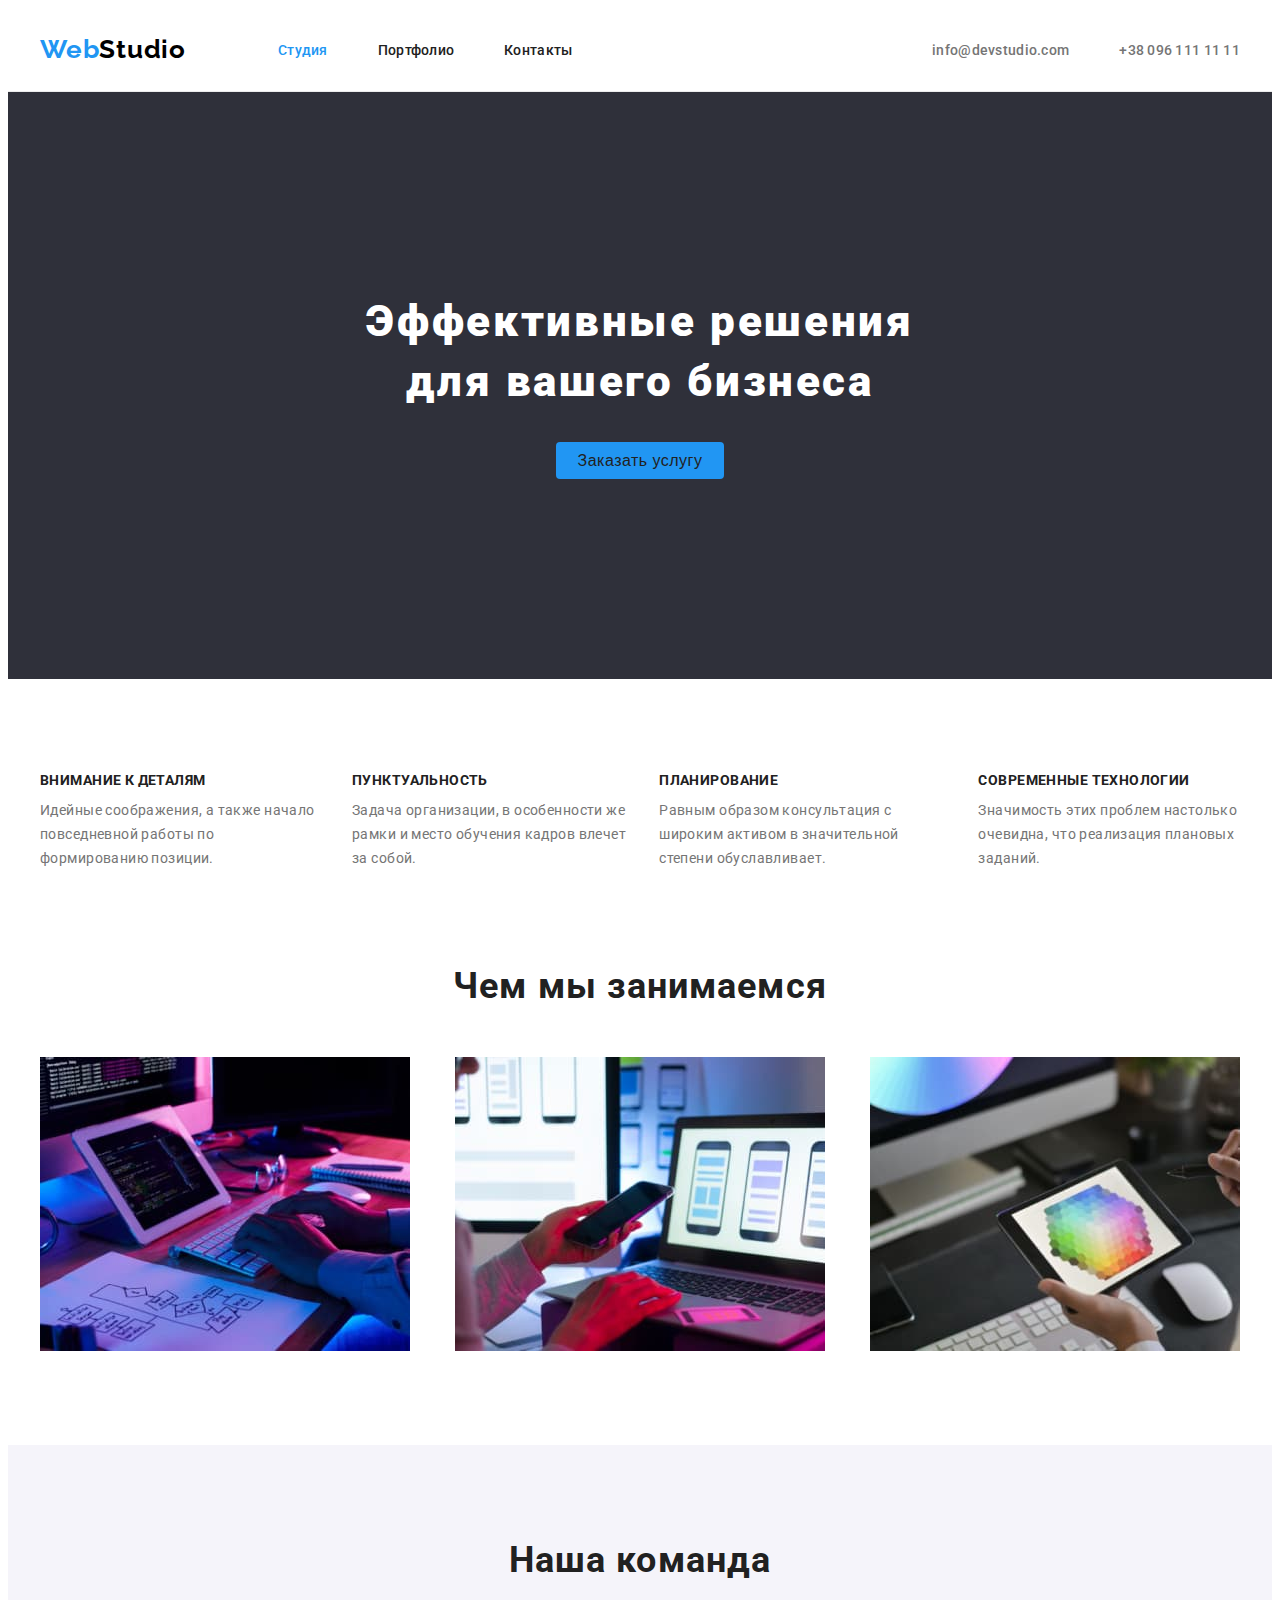
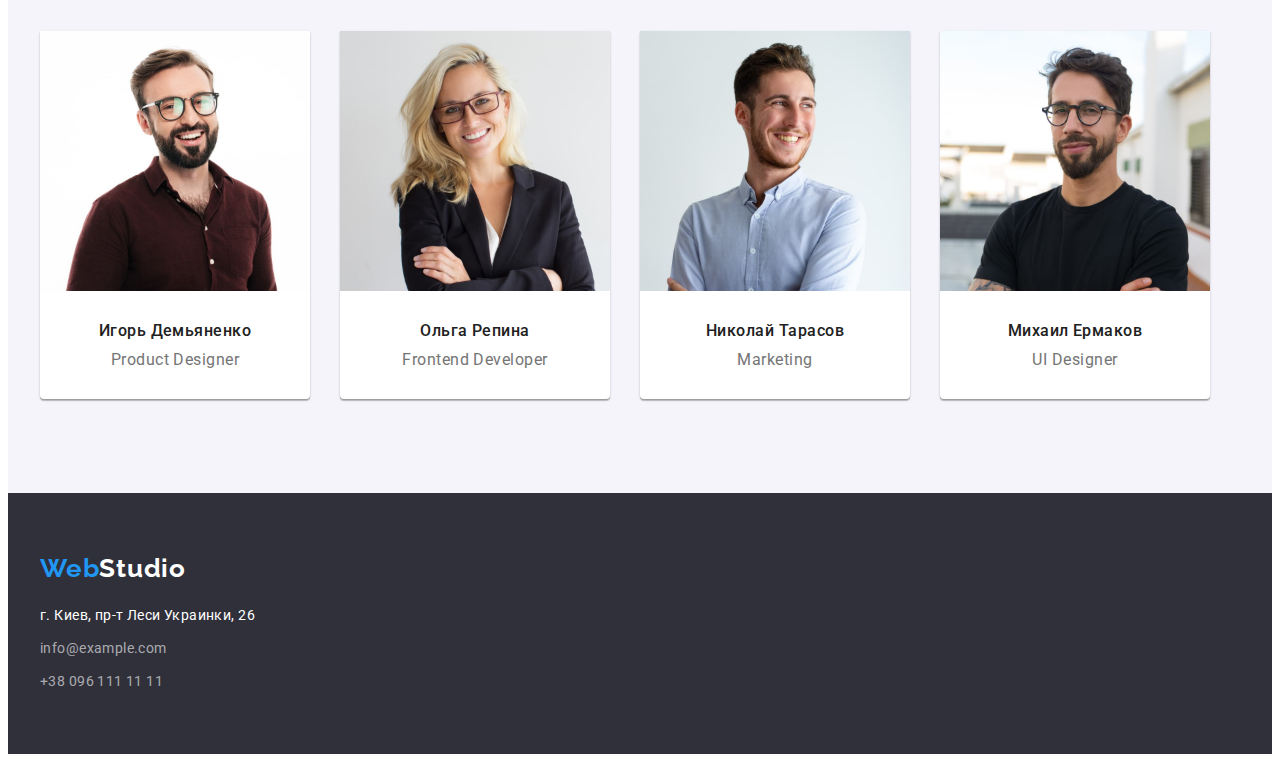
<file: index.html>
<!DOCTYPE html>
<html lang="en">
<head>
    <meta charset="UTF-8">
    <meta http-equiv="X-UA-Compatible" content="IE=edge">
    <meta name="viewport" content="width=device-width, initial-scale=1.0">
    <title>WebStudio</title>
    <link rel="preconnect" href="https://fonts.googleapis.com">
    <link rel="preconnect" href="https://fonts.gstatic.com" crossorigin>
    <link href="https://fonts.googleapis.com/css2?family=Raleway:wght@700&family=Roboto:wght@400;500;700;900&display=swap"
        rel="stylesheet">
    <link rel="stylesheet" href="https://cdnjs.cloudflare.com/ajax/libs/modern-normalize/1.1.0/modern-normalize.min.css"
        integrity="sha512-wpPYUAdjBVSE4KJnH1VR1HeZfpl1ub8YT/NKx4PuQ5NmX2tKuGu6U/JRp5y+Y8XG2tV+wKQpNHVUX03MfMFn9Q=="
        crossorigin="anonymous" referrerpolicy="no-referrer" />
    <link rel="stylesheet" href="./css/styles.css">
</head>
<body>
    <header class="header">
        <div class="conteiner box">
            <nav class="nav-header">
                    <a href="./index.html" class="logo">Web<span class="logo-header">Studio</span></a>
                    <ul class="nav-link">
                        <li class="item"><a href="./index.html" class="header-link current">Студия</a></li>
                        <li class="item"><a href="./portfolio.html" class="header-link">Портфолио</a></li>
                        <li class="item"><a href="" class="header-link">Контакты</a></li>
                    </ul>
            </nav>
             <ul class="contact-nav">
                <li class="item"><a href="mailto:info@devstudio.com" class="contact-nav-link">info@devstudio.com</a></li>
                <li class="item"><a href="tel:+380961111111" class="contact-nav-link">+38 096 111 11 11</a></li>
            </ul>
        </div>  
    </header>
    
    <main>
        <!--Hero-->
        <section class="hero">
            <div class="conteiner">
                    <h1 class="hero-title">Эффективные решения <br /> для вашего бизнеса</h1>
                    <button type="button" class="button blue">Заказать услугу</button>
            </div>
        </section>

        <!--Features-->
        <section class="section">
            <div class="conteiner">
                <h2 class="visually-hidden">Особенности</h2>
                <ul class="features-list">
                    <li class="features-item">
                        <h3 class="features-title">Внимание к деталям</h3>
                        <p class="features-text">Идейные соображения, а также начало повседневной работы по формированию позиции.</p>
                    </li>
                    <li class="features-item">
                        <h3 class="features-title">Пунктуальность</h3>
                        <p class="features-text">Задача организации, в особенности же рамки и место обучения кадров влечет за собой.</p>
                    </li>
                    <li class="features-item">
                        <h3 class="features-title">Планирование</h3>
                        <p class="features-text">Равным образом консультация с широким активом в значительной степени обуславливает.</p>
                    </li>
                    <li class="features-item">
                        <h3 class="features-title">Современные технологии</h3>
                        <p class="features-text">Значимость этих проблем настолько очевидна, что реализация плановых заданий.</p>
                    </li>
                </ul>   
            </div>
        </section>

        <!--What we doing-->
        <section class="section activity">
            <div class="conteiner">
                    <h2 class="activity-title">Чем мы занимаемся</h2>
                    <ul class="activity-list">
                        <li class="activity-item">
                            <img src="./images/box_1.jpg" alt="Разработка алгоритма" width="370">
                        </li>
                        <li class="activity-item">
                            <img src="./images//box_2.jpg" alt="Разработка дизайна" width="370">
                        </li>
                        <li class="activity-item">
                            <img src="./images//box_3.jpg" alt="Реализация дизайна" width="370">
                        </li>
                    </ul>
            </div>
        </section>

        <!--Our team-->
        <section class=" section team">
            <div class="conteiner">
                <h2 class="team-title">Наша команда</h2>
                <ul class="team-list">
                    <li class="team-item">
                        <img src="./images/team_card_1.jpg" alt="Игорь Демьяненко" width="270">
                        <div class="card">
                            <h3 class="team-item-title">Игорь Демьяненко</h3>
                            <p class="team-item-text">Product Designer</p>
                        </div>
                    </li>
                    <li class="team-item">
                        <img src="./images/team_card_2.jpg" alt="Ольга Репина" width="270">
                        <div class="card">
                            <h3 class="team-item-title">Ольга Репина</h3>
                            <p class="team-item-text">Frontend Developer</p>
                    </div>
                    </li>
                    <li class="team-item">
                        <img src="./images/team_card_3.jpg" alt="Николай Тарасов" width="270">
                        <div class="card">
                            <h3 class="team-item-title">Николай Тарасов</h3>
                            <p class="team-item-text">Marketing</p>
                        </div>
                    </li>
                    <li class="team-item">
                        <img src="./images/team_card_4.jpg" alt="Михаил Ермаков" width="270">
                        <div class="card">
                            <h3 class="team-item-title">Михаил Ермаков</h3>
                            <p class="team-item-text">UI Designer</p>
                        </div>
                    </li>
                </ul>
            </div>
        </section>
    </main>

    <footer class="adress">
        <!--Adress-->
        <div class="conteiner">
            <a href="./index.html" class="logo link">Web<span class="logo-footer">Studio</span></a>
            <address class="adress-block">
                <ul class="adress-list">
                    <li class="item"><a href="https://goo.gl/maps/u7s4JfAXsdi9T45p8" class="adress-map" target="_blank" rel="noopener, noindex, nofollow">г. Киев, пр-т Леси Украинки, 26</a></li>
                    <li class="item"><a href="mailto:info@example.com" class="adress-link">info@example.com </a></li>
                    <li class="item"><a href="tel:+380961111111" class="adress-link">+38 096 111 11 11</a></li>
                </ul>
            </address>
        </div>
    </footer>

</body>
</html>
</file>
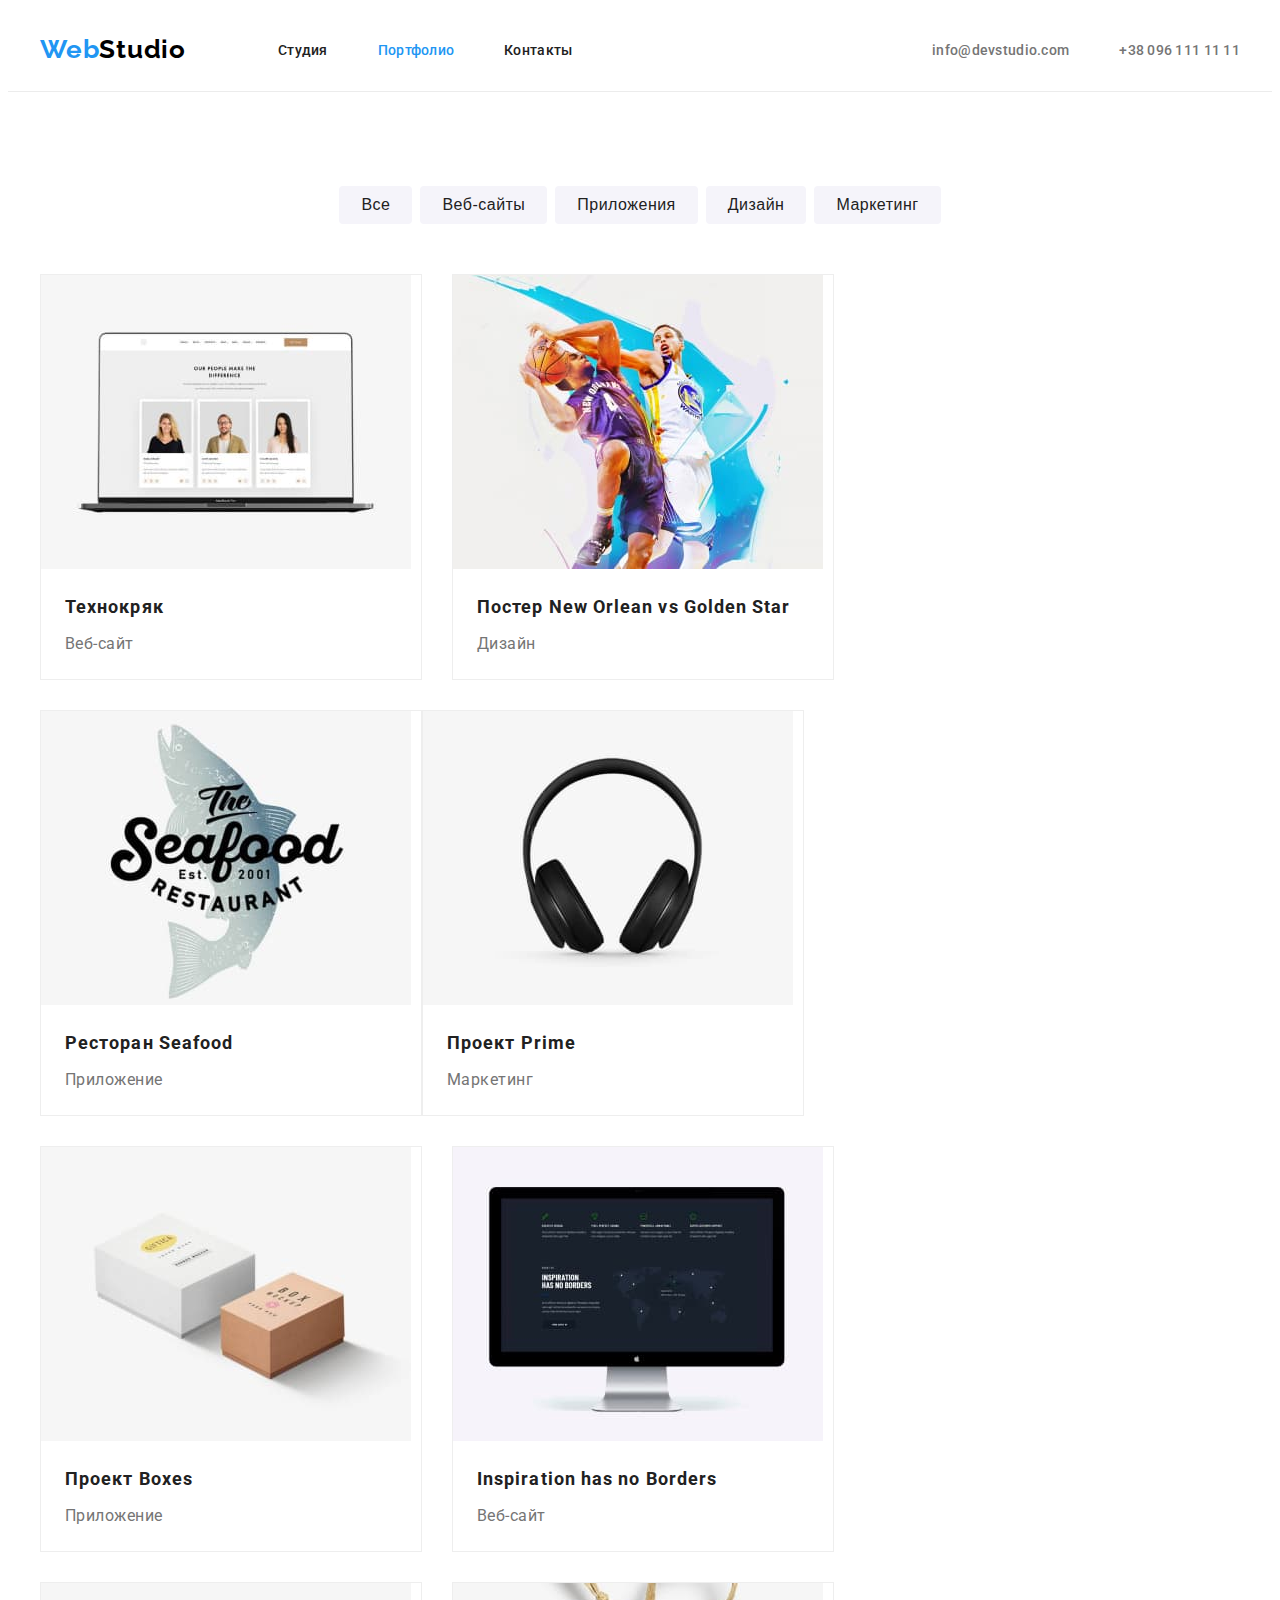
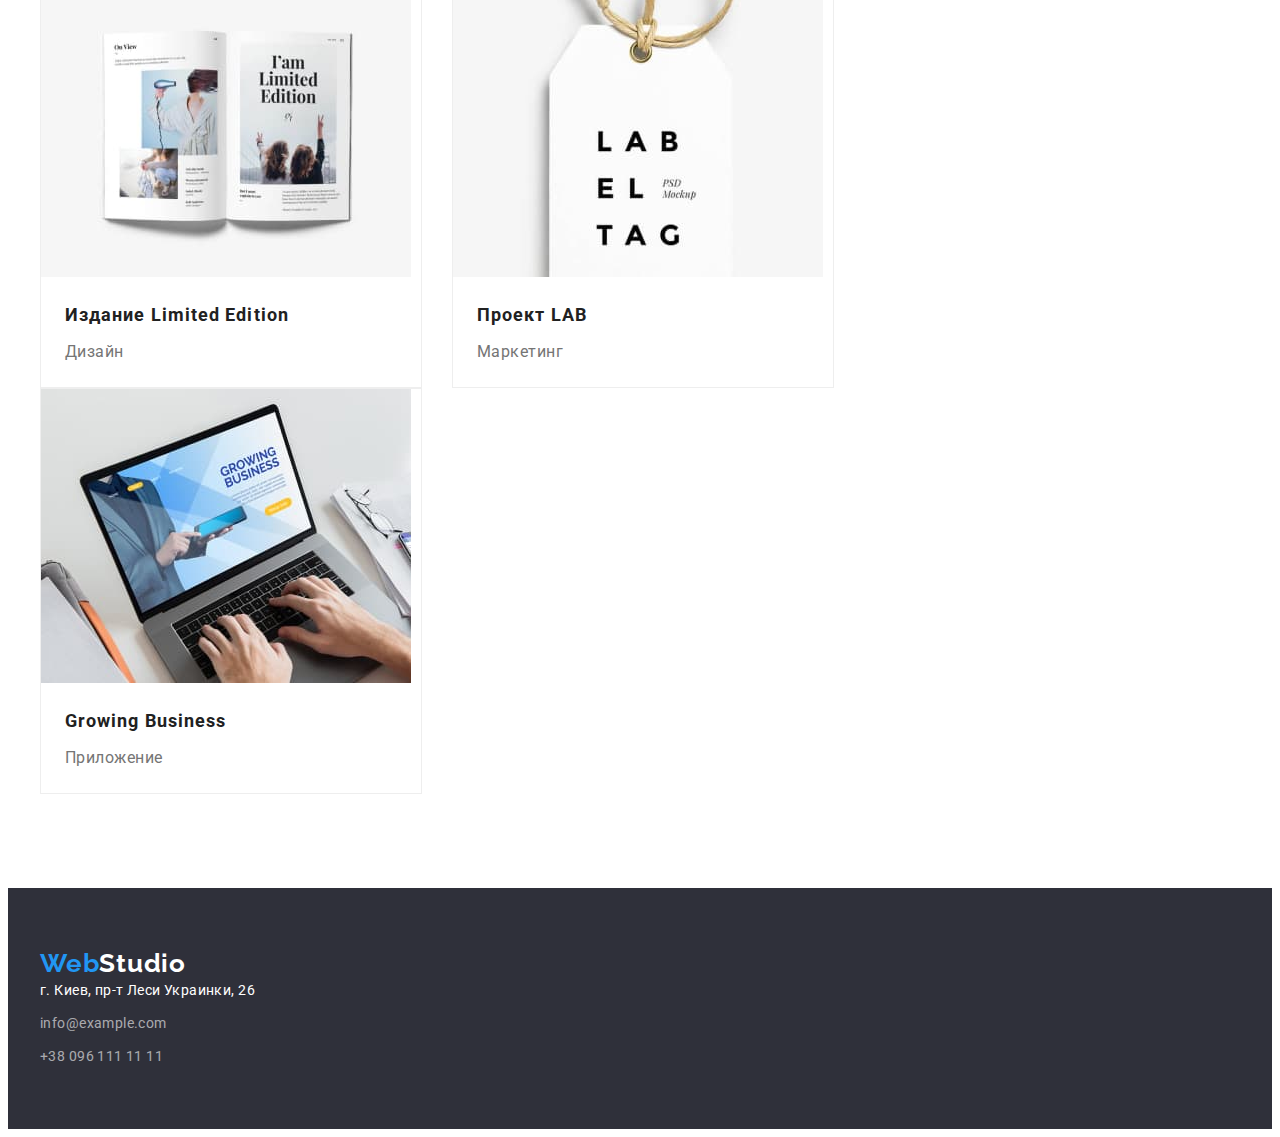
<file: portfolio.html>
<!DOCTYPE html>
<html lang="en">
<head>
    <meta charset="UTF-8">
    <meta http-equiv="X-UA-Compatible" content="IE=edge">
    <meta name="viewport" content="width=device-width, initial-scale=1.0">
    <title>Portfolio</title>
    <link rel="preconnect" href="https://fonts.googleapis.com">
    <link rel="preconnect" href="https://fonts.gstatic.com" crossorigin>
    <link href="https://fonts.googleapis.com/css2?family=Raleway:wght@700&family=Roboto:wght@400;500;700;900&display=swap"
        rel="stylesheet">
    <link rel="stylesheet" href="https://cdnjs.cloudflare.com/ajax/libs/modern-normalize/1.1.0/modern-normalize.min.css"
        integrity="sha512-wpPYUAdjBVSE4KJnH1VR1HeZfpl1ub8YT/NKx4PuQ5NmX2tKuGu6U/JRp5y+Y8XG2tV+wKQpNHVUX03MfMFn9Q=="
        crossorigin="anonymous" referrerpolicy="no-referrer" />    
    <link rel="stylesheet" href="./css/styles.css">
</head>
<body>
    <header class="header">
        <div class="conteiner box">
            <nav class="nav-header">
                <a href="./index.html" class="logo">Web<span class="logo-header">Studio</span></a>
                <ul class="nav-link">
                    <li class="item"><a href="./index.html" class="header-link">Студия</a></li>
                    <li class="item"><a href="./portfolio.html" class="header-link current">Портфолио</a></li>
                    <li class="item"><a href="" class="header-link">Контакты</a></li>
                </ul>
            </nav>
            <ul class="contact-nav">
                <li class="item"><a href="mailto:info@devstudio.com" class="contact-nav-link">info@devstudio.com</a></li>
                <li class="item"><a href="tel:+380961111111" class="contact-nav-link">+38 096 111 11 11</a></li>
            </ul>
        </div>
    </header>
    <main>
        <!--Filters-->
        <section class="section">
            <div class="conteiner">
                <h1 class="visually-hidden">Виды наших работ</h1>
                <ul class="filters-list">
                    <li class="item">
                        <button class="button" type="button">Все</button>
                    </li>
                    <li class="item">
                        <button class="button" type="button">Веб-сайты</button>
                    </li>
                    <li class="item">
                        <button class="button" type="button">Приложения</button>
                    </li>
                    <li class="item">
                        <button class="button" type="button">Дизайн</button>
                    </li>
                    <li class="item">
                        <button class="button" type="button">Маркетинг</button>
                    </li>
                </ul>

                <ul class="example-list">
                    <li class="example-item">
                        <a href="" class="link">
                            <img src="./images/project1.jpg" alt="проэкт Технокряк" width="370">
                            <div class="example-card">
                                <h2 class="example-title">Технокряк</h2>
                                <p class="example-text">Веб-сайт</p>
                            </div>
                        </a>
                    </li>
                    <li class="example-item">
                        <a href="" class="link">
                            <img src="./images/project2.jpg" alt="Постер New Orlean vs Golden Star" width="370">
                            <div class="example-card">
                                <h2 class="example-title">Постер New Orlean vs Golden Star</h2>
                                <p class="example-text">Дизайн</p>
                            </div>
                        </a>
                    </li>
                    <li class="example-item">
                        <a href="" class="link">
                            <img src="./images/project3.jpg" alt="Ресторан Seafood" width="370">
                            <div class="example-card">
                                <h2 class="example-title">Ресторан Seafood</h2>
                                <p class="example-text">Приложение</p>
                            </div>
                        </a>
                    </li>
                    <li class="example-item">
                        <a href="" class="link">
                            <img src="./images/project4.jpg" alt="Проект Prime" width="370">
                            <div class="example-card">
                                <h2 class="example-title">Проект Prime</h2>
                                <p class="example-text">Маркетинг</p>
                            </div>
                        </a>
                    </li>
                    <li class="example-item">
                        <a href="" class="link">
                            <img src="./images/project5.jpg" alt="Проект Boxes" width="370">
                            <div class="example-card">
                                <h2 class="example-title">Проект Boxes</h2>
                                <p class="example-text">Приложение</p>
                            </div>
                        </a>
                    </li>
                    <li class="example-item">
                        <a href="" class="link">
                            <img src="./images/project6.jpg" alt="Inspiration has no Borders" width="370">
                            <div class="example-card">
                                <h2 class="example-title">Inspiration has no Borders</h2>
                                <p class="example-text">Веб-сайт</p>
                            </div>
                        </a>
                    </li>
                    <li class="example-item">
                        <a href="" class="link">
                            <img src="./images/project7.jpg" alt="Издание Limited Edition" width="370">
                            <div class="example-card">
                                <h2 class="example-title">Издание Limited Edition</h2>
                                <p class="example-text">Дизайн</p>
                            </div>
                        </a>
                    </li>
                    <li class="example-item">
                        <a href="" class="link">
                            <img src="./images/project8.jpg" alt="Проект LAB" width="370">
                            <div class="example-card">
                                <h2 class="example-title">Проект LAB</h2>
                                <p class="example-text">Маркетинг</p>
                            </div>
                        </a>
                    </li>
                    <li class="example-item">
                        <a href="" class="link">
                            <img src="./images/project9.jpg" alt="Growing Business" width="370">
                            <div class="example-card">
                                <h2 class="example-title">Growing Business</h2>
                                <p class="example-text">Приложение</p>
                            </div>
                        </a>
                    </li>
                </ul>
            </div>
        </section>
    </main>
<footer class="adress">
    <!--Adress-->
    <div class="conteiner">
        <a href="./index.html" class="logo link">Web<span class="logo-footer">Studio</span></a>
        <address>
            <ul class="adress-list">
                <li class="item"><a href="https://goo.gl/maps/u7s4JfAXsdi9T45p8" class="adress-map" target="_blank"
                        rel="noopener, noindex, nofollow">г. Киев, пр-т Леси Украинки, 26</a></li>
                <li class="item"><a href="mailto:info@example.com" class="adress-link">info@example.com </a></li>
                <li class="item"><a href="tel:+380961111111" class="adress-link">+38 096 111 11 11</a></li>
            </ul>
        </address>
    </div>
</footer>

</body>
</html>
</file>
<file: css/styles.css>
:root {
    --header-color: #ffffff;
    --main-title-color: #212121;
    --main-text-color: #757575;
    --accent-color: #2196F3;
    --background-color : #2F303A;
    --header-link : #212121;
}
p,
h1,
h2,
h3,
h4,
h5,
h6 {
    margin: 0px;
}

ul {
    list-style: none;
    padding-left: 0px;
    margin: 0px;
}

img {
    display: block;
}

body {
    font-family: 'Roboto', sans-serif;
    color: var(--main-title-color);
}

.conteiner {
    width: 1200px;
    padding-right: 15px;
    padding-left: 15px;
    margin: 0 auto;
}

.logo {
    font-family: 'Raleway';
    font-weight: 700;
    font-size: 26px;
    line-height: 1.19;
    letter-spacing: 0.03em;
    color: var(--accent-color);
    width: 145px;
    text-decoration: none;
}
.logo-header {
    color: #000000;
}
.logo-footer {
    color: var(--header-color);
}
.link {
    text-decoration: none;
}

.header {
    border-bottom : 1px solid #ececec;
}
.box {
    display: flex;
    align-items: center;
}
.nav-header {
    display: flex;
    align-items: center;
}
.nav-link {
    display: flex;
    margin-left: 93px;
    padding-top: 32px;
    padding-bottom: 32px;
}
.nav-header .item:not(:last-child) {
    margin-right: 50px;
}
.header-link {
    font-weight: 500;
    font-size: 14px;
    line-height: 1.14;
    letter-spacing: 0.02em;
    color: var(--header-link);
    text-decoration: none;
    list-style: none;
    padding-top: 32px;
    padding-bottom: 32px;
}
.header-link:hover,
.header-link:focus,
.header-link:active {
    color: var(--accent-color);
}
.header-link.current {
    color: var(--accent-color);
}

.contact-nav {
    display: flex;
    margin-left: auto;
}
.contact-nav .item+.item {
    margin-left: 50px;
}
.contact-nav-link {
    font-weight: 500;
    font-size: 14px;
    line-height: 1.14;
    letter-spacing: 0.02em;
    color: var(--main-text-color);
    text-decoration: none;
    list-style: none;
    padding-top: 32px;
    padding-bottom: 32px;
}
.contact-nav-link:hover,
.contact-nav-link:focus,
.contact-nav-link:active {
    color: var(--accent-color);
}
.visually-hidden {
    position: absolute;
    white-space: nowrap;
    width: 1px;
    height: 1px;
    overflow: hidden;
    border: 0;
    padding: 0;
    clip: rect(0 0 0 0);
    clip-path: inset(50%);
    margin: -1px;
}

/*----------Hero-------*/
.hero {
    background-color: var(--background-color);
    text-align: center;
    padding: 200px 0;
}
.hero-title {
    font-weight: 900;
    font-size: 44px;
    line-height: 1.36;
    letter-spacing: 0.06em;
    color: #FFFFFF;
    margin-top: 0px;
    margin-bottom: 30px;
}
.button {
    color: var(--title-text-color);
    background-color: #f5f4fa;
    font-weight: 500;
    font-size: 16px;
    line-height: 1.6;
    text-align: center;
    letter-spacing: 0.03em;
    cursor: pointer;
    border: transparent;
    border-radius: 4px;
    padding: 6px 22px;
}

.button.blue {
    color: var(--primery-waite-color);
    background-color: var(--accent-color);
    cursor: pointer;
}

.button.blue:hover,
.button.blue:focus,
.button.blue:active {
    background-color: #1a8feb;
    color: var(--header-color);
}

.button:hover,
.button:focus,
.button:active {
    background-color: var(--accent-color);
    color: var(--header-color);
}


/* .button-blue {
    font-family: inherit;
    font-weight: 700;
    font-size: 16px;
    line-height: 1.88;
    letter-spacing: 0.06em;
    color: #FFFFFF;
    background-color:var(--accent-color);
    cursor: pointer;
    align-items: center;
    text-align: center;
    border-radius: 4px;
    border: transparent;
    padding: 10px 32px;
}
.button-grey {
    font-family: inherit;
    font-weight: 700;
    font-size: 16px;
    line-height: 1.88;
    letter-spacing: 0.06em;
    color: #212121;
    cursor: pointer;
}
.button-grey:hover,
.button-grey:focus,
.button-grey:active {
    background-color:var(--accent-color);
}    */
/*----------Features-------*/
.section {
    padding-top: 94px;
    padding-bottom: 94px;
}
.features-list {
    display: flex;
    align-content: flex-start;
}
.features-list .features-item+.features-item {
    margin-left: 30px;
}
.features-title {
    font-weight: 700;
    font-size: 14px;
    line-height: 1.14;
    letter-spacing: 0.03em;
    color: var(--main-title-color);
    text-transform: uppercase;
    margin-top: 0px;
    margin-bottom: 10px;
}
.features-text {
    font-size: 14px;
    line-height: 1.71;
    letter-spacing: 0.03em;
    color: var(--main-text-color);
    margin-top: 0px;
    margin-bottom: 0px;
}
/*----------Activity-------*/
.activity {
    padding-top: 0;
}
.activity-title,
.team-title {
    font-weight: 700;
    font-size: 36px;
    line-height: 1.17;
    letter-spacing: 0.03em; 
    color: var(--main-title-color);
    text-align: center;
    margin-bottom: 50px;
}

.activity-list {
    display: flex;
    justify-content: space-between;
}
/*----------Team-------*/

.team {
    background-color: #f5f4fa;
}
.team-list {
    display: flex;
    flex-wrap: wrap;
}
.team-item {
    width: calc(100%-90px) / 4;
    margin-right: 30px;
    text-align: center;
    background: #ffffff;
    box-shadow: 0px 1px 3px rgba(0, 0, 0, 0.12),
    0px 1px 1px rgba(0, 0, 0, 0.14),
    0px 2px 1px rgba(0, 0, 0, 0.2);
    border-radius: 0px 0px 4px 4px;
}
.team-item:nth-child(4) {
    margin-right: 0px;
}
.team-item-title {
    font-weight: 500;
    font-size: 16px;
    line-height: 1.19;
    letter-spacing: 0.03em;
    color: var(--main-title-color);
    margin-bottom: 10px;
}
.team-item-text {
    font-size: 16px;
    line-height: 1.19;
    letter-spacing: 0.03em;
    color: var(--main-text-color);
}
.card {
  padding-top: 30px;
  padding-bottom: 30px;
}
/*----------Footer-------*/
.adress {
    background-color: var(--background-color);
    padding-top: 60px;
    padding-bottom: 60px;
}
.adress-block {
    margin-top: 20px;
}
.adress-list .item:not(:last-child) {
    margin-bottom: 9px;
}
.adress-map {
    font-family: 'Roboto';
    font-style: normal;
    font-weight: 400;
    font-size: 14px;
    line-height: 1.71;
    letter-spacing: 0.03em;
    color: #FFFFFF;
    text-decoration: none;
}
.adress-map:hover,
.adress-map:focus,
.adress-map:active {
    color: var(--accent-color);
}
.adress-link {
    font-family: 'Roboto';
    font-style: normal;
    font-weight: 400;
    font-size: 14px;
    line-height: 1.71;
    letter-spacing: 0.03em;
    color: rgba(255, 255, 255, 0.6);
    text-decoration: none;
}
.adress-link:hover,
.adress-link:focus,
.adress-link:active {
    color: var(--accent-color);
}
/*----------Filter-------*/
.filters {
    padding-top: 94px;
    padding-bottom: 94px;
}

.filters-list {
    display: flex;
    justify-content: center;
    margin-bottom: 50px;
}

.filters-list .item:not(:last-child) {
    margin-right: 8px;
}

/*----------Filter result-------*/
.example-list {
    display: flex;
    flex-wrap: wrap;
}
.example-item {
    width: calc((100% - 60px) / 3);
    margin-right: 30px;
    margin-bottom: 30px;
    background: #ffffff;
    border: 1px solid #eeeeee;
}
.example-title {
    font-weight: 700;
    font-size: 18px;
    line-height: 2;
    letter-spacing: 0.06em;
    color: var(--main-title-color);
    margin-bottom: 4px;
}
.example-text {
    font-size: 16px;
    line-height: 1.88;
    letter-spacing: 0.03em;
    color: var(--main-text-color);
}
.example-item:nth-child(3n) {
    margin-right: 0px;
}

.example-item:nth-last-child(-n + 3) {
    margin-bottom: 0px;
}
.link {
    text-decoration: none;
}

.example-card {
    padding: 20px 24px;
}
</file>
